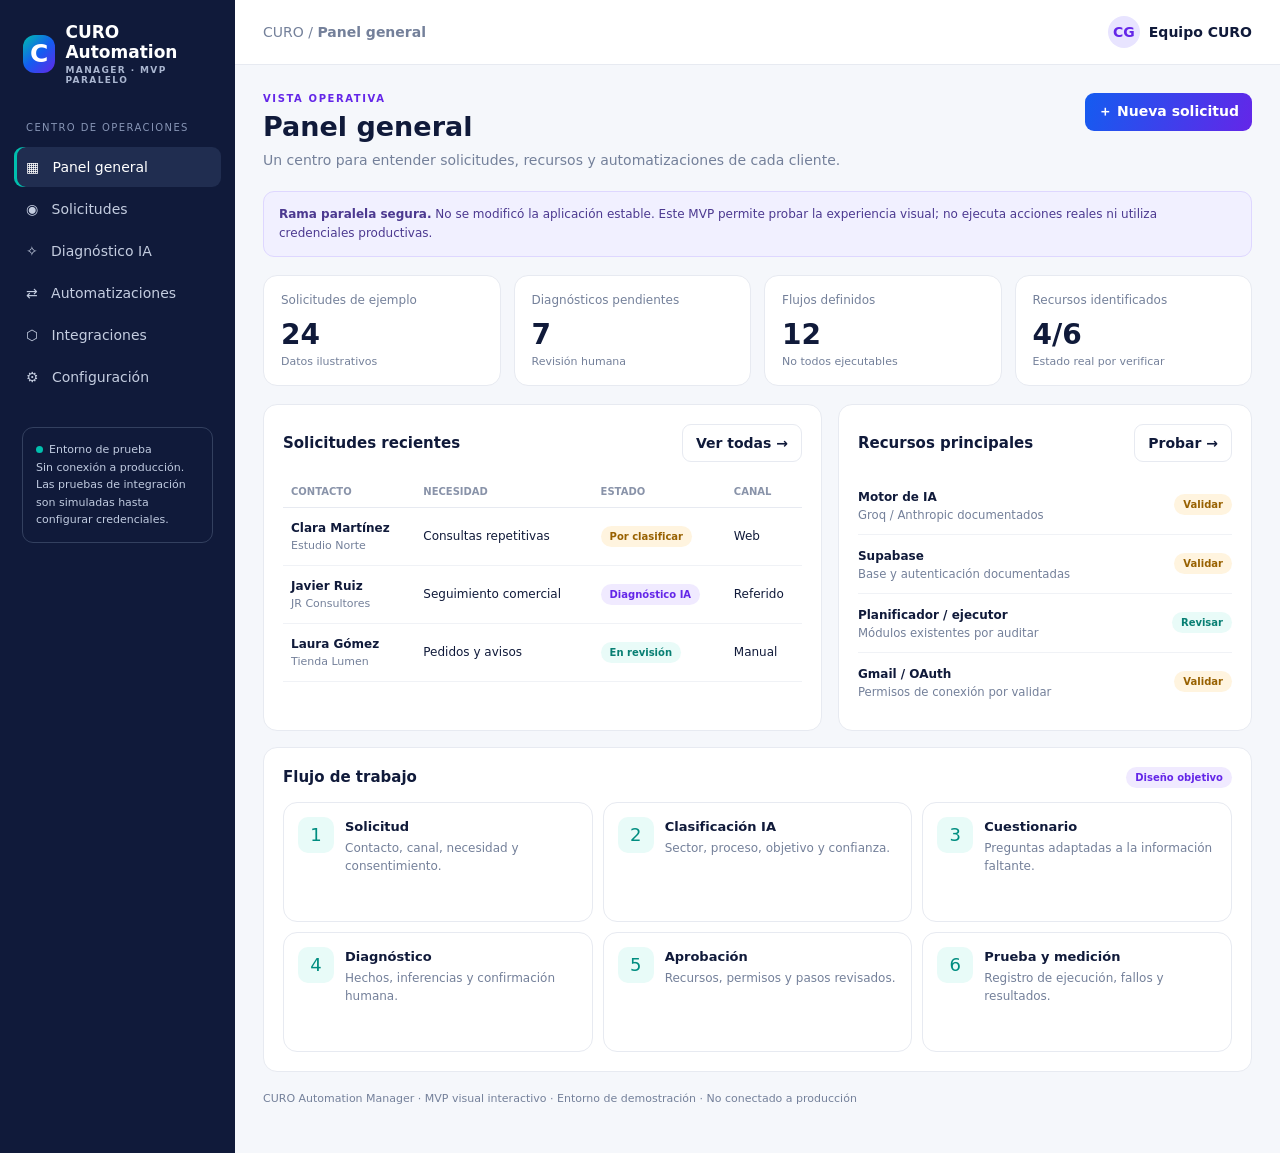
<file: manager/index.html>
<!doctype html><html lang="es"><head><meta charset="utf-8"><meta name="viewport" content="width=device-width,initial-scale=1"><title>CURO Automation Manager · MVP paralelo</title><style>
:root{--n:#101a3a;--t:#00bfae;--c:#08bfd0;--v:#6426e8;--b:#145cf0;--m:#74809a;--l:#e7eaf1;--bg:#f5f7fb}*{box-sizing:border-box}body{margin:0;background:var(--bg);color:var(--n);font:14px Inter,system-ui,-apple-system,sans-serif}button,input,select,textarea{font:inherit}button{cursor:pointer}.app{display:flex;min-height:100vh}.side{width:235px;flex-shrink:0;background:var(--n);color:white;padding:22px 14px}.brand{display:flex;align-items:center;gap:10px;font-weight:800;font-size:17px;padding:0 9px 25px}.logo{display:grid;place-items:center;width:38px;height:38px;border-radius:12px;background:linear-gradient(135deg,var(--t),var(--b),var(--v));font-size:25px}.brand small{display:block;color:#aab6d0;font-size:9px;letter-spacing:1.4px;margin-top:3px}.navlabel{font-size:10px;color:#8795b5;letter-spacing:1.4px;padding:12px}.nav button{display:block;text-align:left;width:100%;border:0;background:transparent;color:#c4cde0;padding:12px;border-radius:9px;margin:2px 0}.nav button.active,.nav button:hover{background:#202d50;color:white}.nav button.active{box-shadow:inset 3px 0 var(--t)}.sidefoot{margin:30px 8px;padding:13px;border:1px solid #33405f;border-radius:11px;color:#c0cbe0;font-size:11px;line-height:1.6}.dot{display:inline-block;width:7px;height:7px;background:var(--t);border-radius:50%;margin-right:6px}.main{flex:1;min-width:0}.top{height:65px;background:white;border-bottom:1px solid var(--l);display:flex;align-items:center;justify-content:space-between;padding:0 28px}.muted,.crumb{color:var(--m)}.user{display:flex;align-items:center;gap:9px;font-weight:700}.avatar{width:32px;height:32px;border-radius:50%;display:grid;place-items:center;background:#e8e4ff;color:var(--v)}.content{padding:28px;max-width:1450px;margin:auto}.heading{display:flex;justify-content:space-between;align-items:flex-start;gap:14px;margin-bottom:20px}.eyebrow{color:var(--v);font-size:10px;letter-spacing:1.6px;font-weight:800}.heading h1{font-size:27px;margin:7px 0}.heading p{color:var(--m);margin:0;line-height:1.6}.btn{border:1px solid var(--l);background:white;border-radius:9px;padding:10px 13px;color:var(--n);font-weight:750}.primary{background:linear-gradient(110deg,var(--b),var(--v));color:white;border:0}.stats{display:grid;grid-template-columns:repeat(4,minmax(0,1fr));gap:13px;margin:18px 0}.stat,.panel,.tile{background:white;border:1px solid var(--l);border-radius:14px}.stat{padding:17px}.stathead{color:var(--m);font-size:12px}.num{font-size:28px;font-weight:800;margin:11px 0 4px}.sub{font-size:11px;color:var(--m);margin-top:4px}.grid{display:grid;grid-template-columns:minmax(0,1.35fr) minmax(280px,1fr);gap:16px}.panel{padding:19px;margin-bottom:16px}.panelhead{display:flex;align-items:center;justify-content:space-between;gap:10px;margin-bottom:14px}.panel h3{margin:0;font-size:15px}.pill{display:inline-block;background:#e9fbf8;color:#087f73;border-radius:30px;padding:5px 9px;font-size:10px;font-weight:800}.warn{background:#fff4df;color:#986100}.purple{background:#f0eaff;color:#6426e8}.tablewrap{overflow:auto}table{width:100%;border-collapse:collapse;min-width:480px}th{text-align:left;font-size:10px;color:#8993a9;padding:10px 8px;border-bottom:1px solid var(--l)}td{padding:13px 8px;border-bottom:1px solid #f0f2f6;font-size:12px}.person{font-weight:750}.tile{padding:14px;display:flex;gap:11px;align-items:flex-start;margin:9px 0}.ico{width:36px;height:36px;display:grid;place-items:center;background:#e8fbf8;color:#008d80;border-radius:10px;flex-shrink:0;font-size:18px}.tile h4{margin:2px 0 5px;font-size:13px}.tile p{margin:0;color:var(--m);font-size:12px;line-height:1.5}.resource{display:flex;justify-content:space-between;align-items:center;gap:10px;padding:12px 0;border-bottom:1px solid #f0f2f6}.resource:last-child{border:0}.resource strong{font-size:12px}.resource small{display:block;color:var(--m);margin-top:4px}.section{display:none}.section.active{display:block}.notice{background:#f1f0ff;border:1px solid #ded7ff;border-radius:11px;padding:13px 15px;color:#4c3990;font-size:12px;line-height:1.55;margin-bottom:16px}.fields{display:flex;gap:8px;flex-wrap:wrap;margin:12px 0}.fields input,.fields select,.fields textarea{padding:10px;border:1px solid var(--l);border-radius:8px;min-width:150px;background:white}.fields textarea{width:100%;min-height:75px}.workflow{display:grid;grid-template-columns:repeat(3,minmax(0,1fr));gap:10px}.workflow .tile{margin:0;min-height:120px}.wide{grid-column:1/-1}.log{background:#101a3a;color:#d8e3f8;border-radius:10px;padding:13px;white-space:pre-wrap;line-height:1.6;font:12px ui-monospace,monospace;min-height:80px}.ok{color:#00d6bd}.bad{color:#ffc45c}.footer{font-size:11px;color:var(--m);padding:4px 0 20px}.hidden{display:none!important}@media(max-width:900px){.side{width:195px}.stats{grid-template-columns:repeat(2,1fr)}.grid{grid-template-columns:1fr}.workflow{grid-template-columns:repeat(2,1fr)}}@media(max-width:620px){.app{display:block}.side{width:100%;padding:12px}.brand{padding-bottom:10px}.nav{display:flex;overflow:auto}.navlabel,.sidefoot{display:none}.nav button{white-space:nowrap;width:auto}.top{padding:0 14px}.content{padding:16px}.heading{display:block}.heading .btn{margin-top:12px}.workflow{grid-template-columns:1fr}.stats{gap:7px}.stat{padding:12px}.num{font-size:23px}}
</style></head><body><div class="app"><aside class="side"><div class="brand"><div class="logo">C</div><div>CURO Automation<small>MANAGER · MVP PARALELO</small></div></div><div class="navlabel">CENTRO DE OPERACIONES</div><nav class="nav"><button class="active" data-page="home">▦ &nbsp; Panel general</button><button data-page="leads">◉ &nbsp; Solicitudes</button><button data-page="ai">✧ &nbsp; Diagnóstico IA</button><button data-page="flows">⇄ &nbsp; Automatizaciones</button><button data-page="connectors">⬡ &nbsp; Integraciones</button><button data-page="settings">⚙ &nbsp; Configuración</button></nav><div class="sidefoot"><span class="dot"></span>Entorno de prueba<br>Sin conexión a producción.<br>Las pruebas de integración son simuladas hasta configurar credenciales.</div></aside><main class="main"><header class="top"><div class="crumb">CURO / <b id="crumb">Panel general</b></div><div class="user"><div class="avatar">CG</div>Equipo CURO</div></header><div class="content">
<section class="section active" id="home"><div class="heading"><div><div class="eyebrow">VISTA OPERATIVA</div><h1>Panel general</h1><p>Un centro para entender solicitudes, recursos y automatizaciones de cada cliente.</p></div><button class="btn primary" onclick="go('leads')">＋ Nueva solicitud</button></div><div class="notice"><b>Rama paralela segura.</b> No se modificó la aplicación estable. Este MVP permite probar la experiencia visual; no ejecuta acciones reales ni utiliza credenciales productivas.</div><div class="stats"><div class="stat"><div class="stathead">Solicitudes de ejemplo</div><div class="num" id="leadCount">24</div><div class="sub">Datos ilustrativos</div></div><div class="stat"><div class="stathead">Diagnósticos pendientes</div><div class="num">7</div><div class="sub">Revisión humana</div></div><div class="stat"><div class="stathead">Flujos definidos</div><div class="num">12</div><div class="sub">No todos ejecutables</div></div><div class="stat"><div class="stathead">Recursos identificados</div><div class="num">4/6</div><div class="sub">Estado real por verificar</div></div></div><div class="grid"><div class="panel"><div class="panelhead"><h3>Solicitudes recientes</h3><button class="btn" onclick="go('leads')">Ver todas →</button></div><div class="tablewrap"><table><thead><tr><th>CONTACTO</th><th>NECESIDAD</th><th>ESTADO</th><th>CANAL</th></tr></thead><tbody id="recent"><tr><td><b>Clara Martínez</b><div class="sub">Estudio Norte</div></td><td>Consultas repetitivas</td><td><span class="pill warn">Por clasificar</span></td><td>Web</td></tr><tr><td><b>Javier Ruiz</b><div class="sub">JR Consultores</div></td><td>Seguimiento comercial</td><td><span class="pill purple">Diagnóstico IA</span></td><td>Referido</td></tr><tr><td><b>Laura Gómez</b><div class="sub">Tienda Lumen</div></td><td>Pedidos y avisos</td><td><span class="pill">En revisión</span></td><td>Manual</td></tr></tbody></table></div></div><div class="panel"><div class="panelhead"><h3>Recursos principales</h3><button class="btn" onclick="go('connectors')">Probar →</button></div><div class="resource"><div><strong>Motor de IA</strong><small>Groq / Anthropic documentados</small></div><span class="pill warn">Validar</span></div><div class="resource"><div><strong>Supabase</strong><small>Base y autenticación documentadas</small></div><span class="pill warn">Validar</span></div><div class="resource"><div><strong>Planificador / ejecutor</strong><small>Módulos existentes por auditar</small></div><span class="pill">Revisar</span></div><div class="resource"><div><strong>Gmail / OAuth</strong><small>Permisos de conexión por validar</small></div><span class="pill warn">Validar</span></div></div></div><div class="panel"><div class="panelhead"><h3>Flujo de trabajo</h3><span class="pill purple">Diseño objetivo</span></div><div class="workflow"><div class="tile"><div class="ico">1</div><div><h4>Solicitud</h4><p>Contacto, canal, necesidad y consentimiento.</p></div></div><div class="tile"><div class="ico">2</div><div><h4>Clasificación IA</h4><p>Sector, proceso, objetivo y confianza.</p></div></div><div class="tile"><div class="ico">3</div><div><h4>Cuestionario</h4><p>Preguntas adaptadas a la información faltante.</p></div></div><div class="tile"><div class="ico">4</div><div><h4>Diagnóstico</h4><p>Hechos, inferencias y confirmación humana.</p></div></div><div class="tile"><div class="ico">5</div><div><h4>Aprobación</h4><p>Recursos, permisos y pasos revisados.</p></div></div><div class="tile"><div class="ico">6</div><div><h4>Prueba y medición</h4><p>Registro de ejecución, fallos y resultados.</p></div></div></div></div></section>
<section class="section" id="leads"><div class="heading"><div><div class="eyebrow">CAPTURA Y CRM</div><h1>Solicitudes</h1><p>Crea un caso de prueba y úsalo para probar el flujo de clasificación.</p></div></div><div class="panel"><h3>Nueva solicitud de demostración</h3><div class="fields"><input id="name" placeholder="Nombre de contacto"><input id="org" placeholder="Empresa"><select id="channel"><option>Web</option><option>Email</option><option>Referido</option><option>Manual</option><option>Red social</option></select></div><div class="fields"><textarea id="need" placeholder="Describe la tarea que quiere automatizar…"></textarea></div><button class="btn primary" onclick="addLead()">Crear solicitud</button><span class="sub" id="leadMsg"></span></div><div class="panel"><div class="panelhead"><h3>Solicitudes de esta sesión</h3><span class="pill warn">No persistentes</span></div><div id="leadList" class="muted">Las solicitudes que crees aparecerán aquí durante esta sesión del navegador.</div></div></section>
<section class="section" id="ai"><div class="heading"><div><div class="eyebrow">CLASIFICACIÓN ASISTIDA</div><h1>Diagnóstico IA</h1><p>Prueba cómo se estructura una necesidad antes de conectar un proveedor real.</p></div></div><div class="panel"><h3>Analizar una solicitud de ejemplo</h3><p class="muted">Introduce una necesidad ficticia. Esta demostración usa reglas locales, no envía datos a ningún modelo de IA.</p><div class="fields"><textarea id="aiInput" placeholder="Ej.: Recibimos 80 consultas al día por correo y las copiamos manualmente al CRM."></textarea></div><button class="btn primary" onclick="classify()">Ejecutar clasificación de demostración</button><div id="aiResult" class="hidden"><div class="workflow" style="margin-top:16px"><div class="tile"><div><div class="sub">PROCESO</div><h4 id="aiProcess">—</h4></div></div><div class="tile"><div><div class="sub">OBJETIVO</div><h4 id="aiGoal">—</h4></div></div><div class="tile"><div><div class="sub">CONFIANZA</div><h4 id="aiConfidence">—</h4></div></div></div><div class="notice" id="aiQuestions"></div></div></div><div class="panel"><h3>Reglas de seguridad</h3><p class="muted">La clasificación real deberá distinguir los datos que declara el cliente, las inferencias del modelo y los campos confirmados por CURO. Si faltan datos o la confianza es baja, el sistema preguntará antes de generar el plan.</p></div></section>
<section class="section" id="flows"><div class="heading"><div><div class="eyebrow">DISEÑO Y EJECUCIÓN CONTROLADA</div><h1>Automatizaciones</h1><p>Prueba una ejecución simulada y observa los registros paso a paso.</p></div></div><div class="panel"><h3>Flujo de ejemplo: clasificar una solicitud</h3><p class="muted">No llama a servicios externos. Simula la validación, el plan y el registro de ejecución.</p><button class="btn primary" id="runBtn" onclick="runDemo()">▶ Ejecutar prueba simulada</button><div class="bar"><span id="progress" style="width:0%"></span></div><div class="log" id="runLog" style="margin-top:13px">Listo para iniciar. Esperando tu acción…</div></div><div class="workflow"><div class="tile"><div class="ico">◷</div><div><h4>Disparador</h4><p>Manual, programado o evento conectado.</p></div></div><div class="tile"><div class="ico">⇄</div><div><h4>Pasos permitidos</h4><p>Acciones declaradas y validadas.</p></div></div><div class="tile"><div class="ico">✓</div><div><h4>Aprobación</h4><p>Acciones externas requieren permiso.</p></div></div></div></section>
<section class="section" id="connectors"><div class="heading"><div><div class="eyebrow">CENTRO DE RECURSOS</div><h1>Integraciones</h1><p>Prueba las comprobaciones de disponibilidad y revisa qué falta para una conexión real.</p></div></div><div class="notice"><b>Importante:</b> para proteger la plataforma existente, estos botones solo comprueban el estado de la demo. No prueban credenciales reales ni modifican Supabase, Gmail ni el proveedor de IA.</div><div class="panel"><div class="resource"><div><strong>Motor de IA · Groq / Anthropic</strong><small>El repositorio documenta una capa de proveedor configurable.</small><div class="sub" id="status-ai">Aún no comprobado en esta sesión.</div></div><button class="btn" onclick="check('ai')">Probar demo</button></div><div class="resource"><div><strong>Supabase · base de datos y usuarios</strong><small>Requiere validar URL, clave de servidor, esquema y RLS.</small><div class="sub" id="status-db">Aún no comprobado en esta sesión.</div></div><button class="btn" onclick="check('db')">Comprobar requisitos</button></div><div class="resource"><div><strong>Planificador y ejecutor</strong><small>Reutilización pendiente de pruebas aisladas.</small><div class="sub" id="status-exec">Aún no comprobado en esta sesión.</div></div><button class="btn" onclick="check('exec')">Probar demo</button></div><div class="resource"><div><strong>Gmail / OAuth</strong><small>Necesita autorización válida del usuario y scopes adecuados.</small><div class="sub" id="status-gmail">Aún no comprobado en esta sesión.</div></div><button class="btn" onclick="check('gmail')">Ver requisitos</button></div><div class="resource"><div><strong>Registro de auditoría</strong><small>La demo genera eventos locales de ejemplo, no persiste datos.</small><div class="sub" id="status-audit">Aún no comprobado en esta sesión.</div></div><button class="btn" onclick="check('audit')">Probar demo</button></div></div><div class="panel"><h3>Resultado de comprobación</h3><div class="log" id="connectorLog">Selecciona “Probar demo” en una integración.</div></div></section>
<section class="section" id="settings"><div class="heading"><div><div class="eyebrow">CONFIGURACIÓN AISLADA</div><h1>Configuración</h1><p>Sin acceso a secretos ni cambios de producción desde esta demo.</p></div></div><div class="panel"><div class="resource"><strong>Rama de desarrollo</strong><span class="pill">feature/automation-manager-paralelo</span></div><div class="resource"><strong>CURO estable</strong><span class="pill">Sin modificar</span></div><div class="resource"><strong>Datos de demostración</strong><span class="pill">Solo sesión</span></div><div class="resource"><strong>Integraciones reales</strong><span class="pill warn">Pendientes de configuración y prueba</span></div></div></section>
<div class="footer">CURO Automation Manager · MVP visual interactivo · Entorno de demostración · No conectado a producción</div></div></main></div>
<script>
const names={home:'Panel general',leads:'Solicitudes',ai:'Diagnóstico IA',flows:'Automatizaciones',connectors:'Integraciones',settings:'Configuración'};
function go(id){document.querySelectorAll('.section').forEach(s=>s.classList.toggle('active',s.id===id));document.querySelectorAll('.nav button').forEach(b=>b.classList.toggle('active',b.dataset.page===id));document.getElementById('crumb').textContent=names[id];window.scrollTo(0,0)}
document.querySelectorAll('.nav button').forEach(b=>b.addEventListener('click',()=>go(b.dataset.page)));
function addLead(){let n=document.getElementById('name').value.trim()||'Contacto de prueba',o=document.getElementById('org').value.trim()||'Empresa de prueba',c=document.getElementById('channel').value,t=document.getElementById('need').value.trim();if(!t){document.getElementById('leadMsg').textContent=' Escribe la necesidad primero.';return}let d=document.createElement('div');d.className='tile';d.innerHTML='<div class="ico">◉</div><div><h4></h4><p></p><div class="sub"></div></div>';d.querySelector('h4').textContent=n+' · '+o;d.querySelector('p').textContent=t;d.querySelector('.sub').textContent='Canal '+c+' · Solo esta sesión';let list=document.getElementById('leadList');if(list.dataset.started!=='1'){list.textContent='';list.dataset.started='1'}list.prepend(d);document.getElementById('leadMsg').textContent=' Solicitud creada en memoria temporal; no guardada en la base real.';document.getElementById('leadCount').textContent=25;document.getElementById('need').value=''}
function classify(){let t=document.getElementById('aiInput').value.toLowerCase();if(!t.trim()){alert('Escribe una necesidad de ejemplo.');return}let p=/correo|email|consulta|mensaje/.test(t)?'Gestión de comunicaciones':/pedido|tienda|venta|stock/.test(t)?'Operaciones comerciales':/factura|administr|document/.test(t)?'Administración documental':/crm|cliente|prospect|seguimiento/.test(t)?'Gestión de clientes':'Proceso por identificar';let g=/manual|copi|repet|tiempo/.test(t)?'Reducir tareas manuales':'Mejorar eficiencia y trazabilidad';document.getElementById('aiProcess').textContent=p;document.getElementById('aiGoal').textContent=g;document.getElementById('aiConfidence').textContent='Orientativa · baja/media';document.getElementById('aiQuestions').textContent='Siguiente paso sugerido: confirmar volumen, herramientas utilizadas, excepciones y resultado esperado con el cliente. Esta es una clasificación basada en reglas locales, no una respuesta generada por IA.';document.getElementById('aiResult').classList.remove('hidden')}
function check(id){const data={ai:['Motor de IA','Demo preparada. Para probar Groq/Anthropic reales se necesita una función servidor configurada con la credencial; no se ha enviado ninguna petición.'],db:['Supabase','Requisitos identificados: URL de proyecto, credencial de servidor, esquema y políticas RLS. Esta demo no ha conectado a Supabase.'],exec:['Planificador y ejecutor','Prueba de interfaz correcta. El ejecutor real requiere ejecutar tests aislados y confirmar la lista de herramientas permitidas.'],gmail:['Gmail / OAuth','Falta comprobar credenciales OAuth, consentimiento, scopes y cuenta autorizada. No se accedió a Gmail.'],audit:['Auditoría','La interfaz puede mostrar eventos de prueba; la persistencia real requiere esquema, permisos y política de retención.']};document.getElementById('status-'+id).textContent='Comprobación de demo realizada · conexión real no verificada.';document.getElementById('connectorLog').textContent='['+new Date().toLocaleTimeString()+'] '+data[id][0]+'\n'+data[id][1]+'\nResultado: demo local; ningún dato externo fue transmitido.'}
function runDemo(){const b=document.getElementById('runBtn'),log=document.getElementById('runLog'),bar=document.getElementById('progress');b.disabled=true;let steps=['Validando entrada de ejemplo…','Preparando contexto y requisitos…','Simulando plan de automatización…','Registrando resultado local…','Prueba simulada finalizada.'];let i=0;log.textContent='Iniciando ejecución de demostración…';bar.style.width='0%';const tick=()=>{if(i>=steps.length){log.textContent+='\n\nOK: flujo de prueba completado.\nNota: no se llamó a la IA, Supabase, Gmail ni APIs externas.';bar.style.width='100%';b.disabled=false;return}log.textContent+='\n'+(i+1)+'. '+steps[i];bar.style.width=Math.round((i+1)/steps.length*100)+'%';i++;setTimeout(tick,350)};tick()}
</script></body></html>
</file>
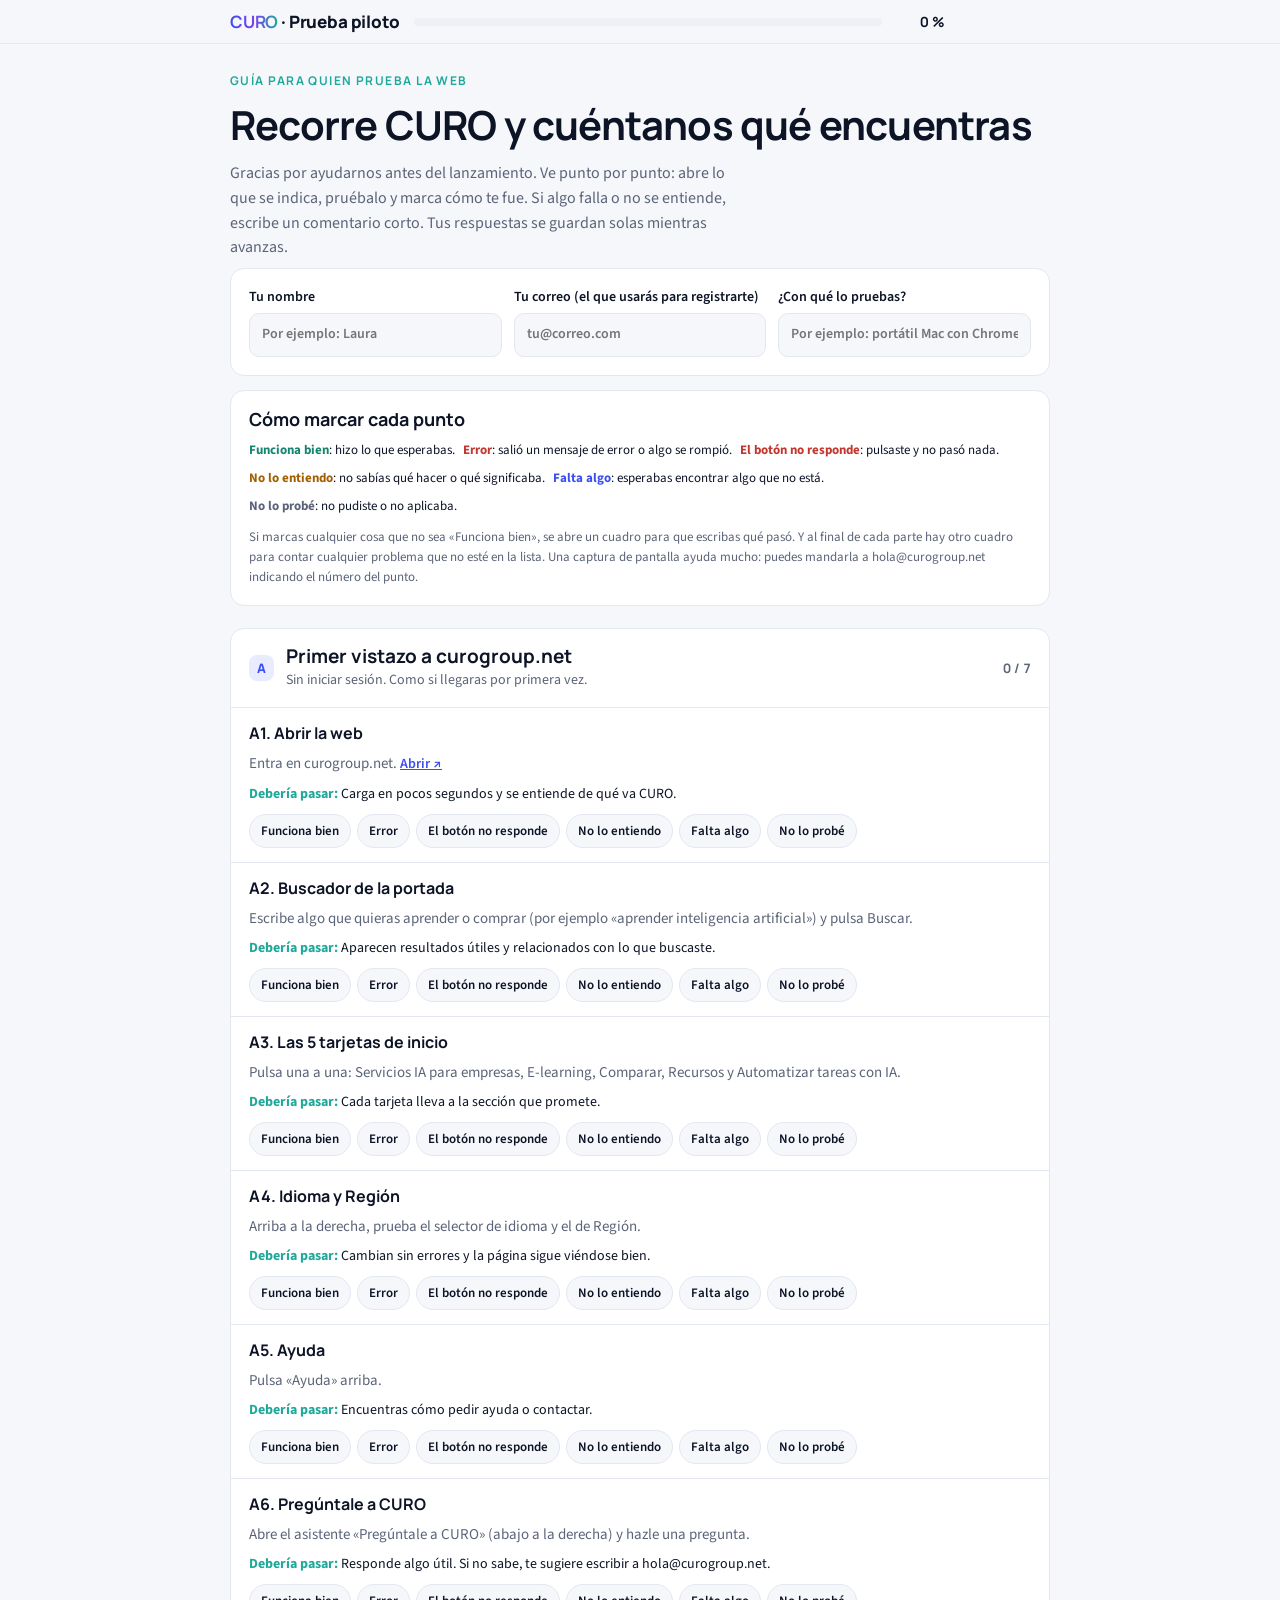
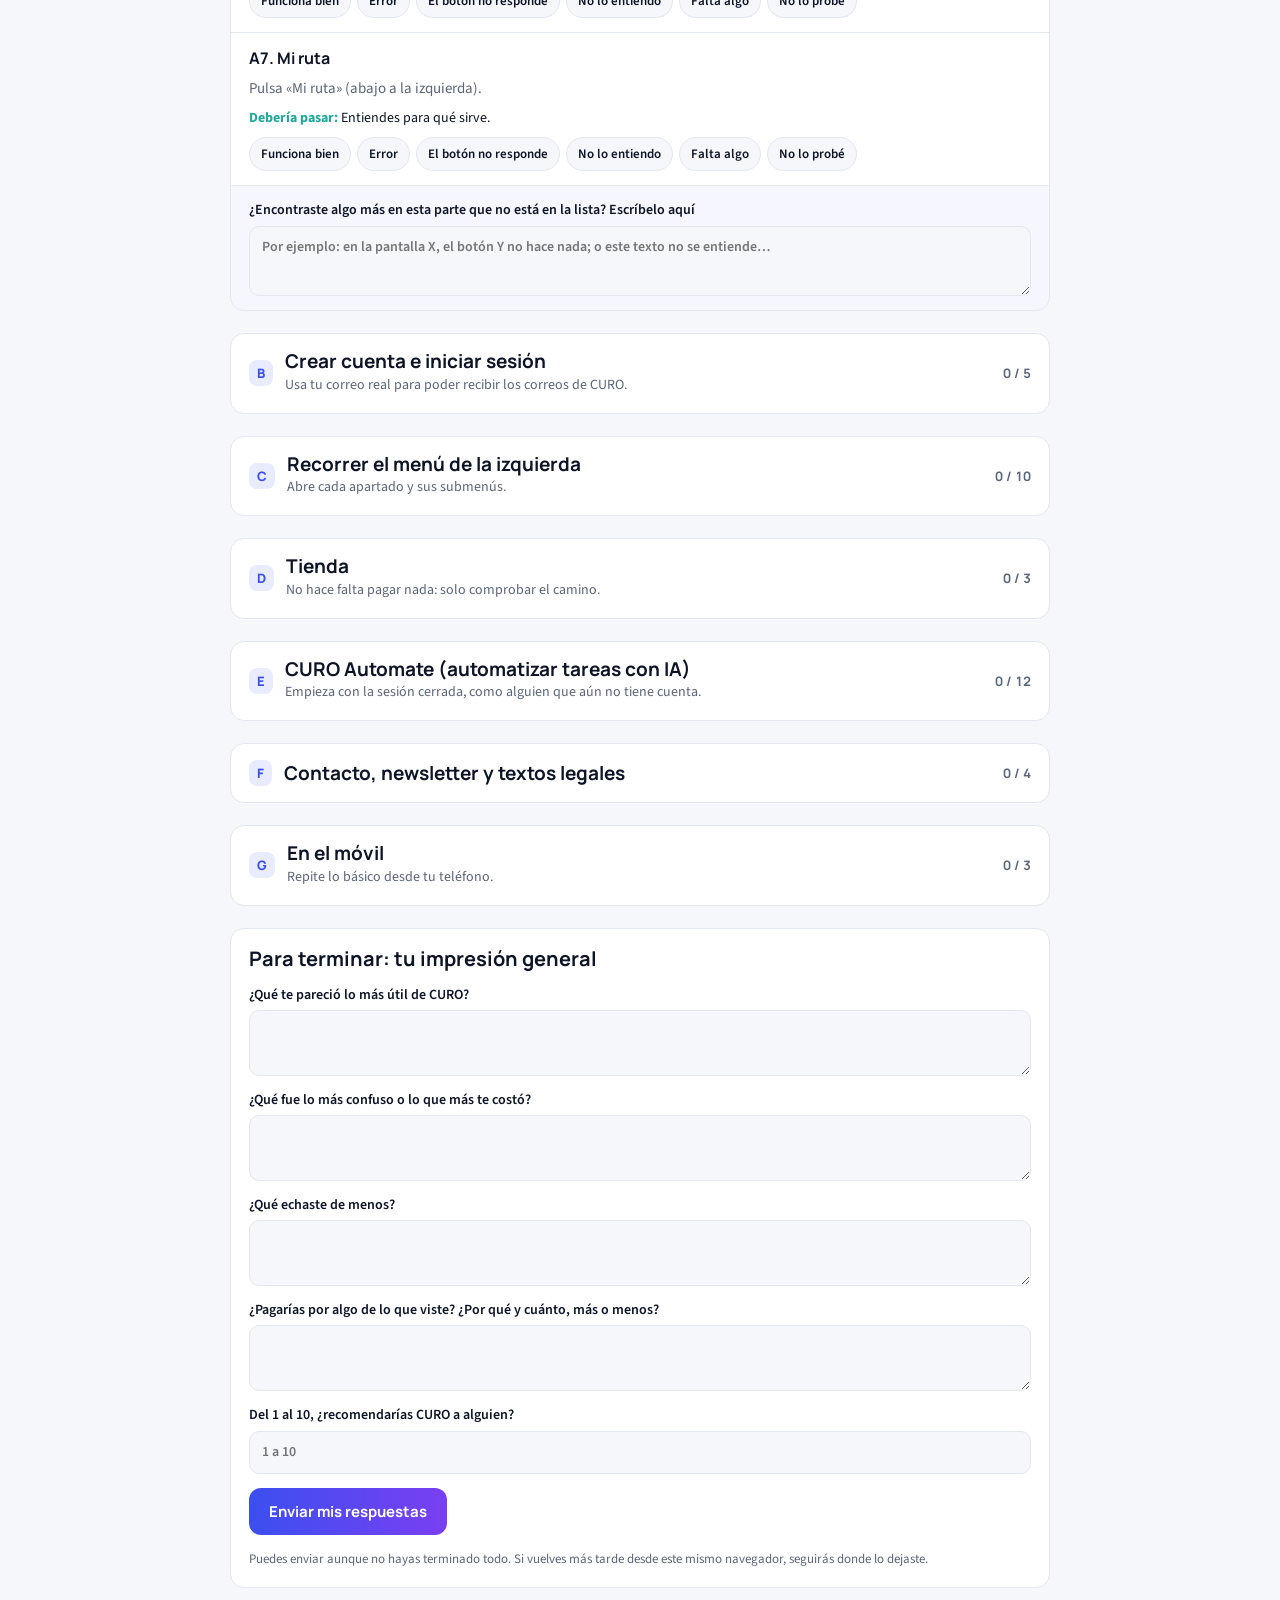
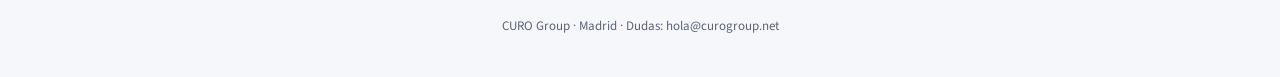
<file: piloto.html>
<!doctype html>
<html lang="es">
<head>
<meta charset="utf-8">
<meta name="viewport" content="width=device-width,initial-scale=1,viewport-fit=cover">
<meta name="robots" content="noindex">
<title>Prueba piloto CURO</title>
<link rel="icon" href="https://curogroup.net/favicon.ico">
<link rel="preconnect" href="https://fonts.googleapis.com">
<link rel="stylesheet" href="https://fonts.googleapis.com/css2?family=Manrope:wght@500;700;800&family=Source+Sans+3:wght@400;600&display=swap">
<style>
/* Guía de recorrido: cabecera fija con progreso; secciones de la web como bloques; cada punto con 6 respuestas posibles. */
:root{
  --bg:#f5f7fb; --surface:#ffffff; --ink:#0d1426; --muted:#5b6478; --line:#e3e7f0;
  --brand:#3b4ff0; --teal:#1fa99a; --violet:#7a3ff2;
  --ok:#14866d; --ok-bg:#e3f5ef; --bad:#c2372f; --bad-bg:#fdeceb; --warn:#a45f00; --warn-bg:#fdf1de; --info:#3b4ff0; --info-bg:#e9ecff; --neutral-bg:#eef0f5;
  --display:'Manrope',system-ui,-apple-system,'Segoe UI',sans-serif; --body:'Source Sans 3',system-ui,-apple-system,'Segoe UI',sans-serif;
  color-scheme:light;
}
@media (prefers-color-scheme:dark){:root:not([data-theme="light"]){
  --bg:#0b1020; --surface:#141a2e; --ink:#eef1fa; --muted:#9aa3ba; --line:#262e47;
  --brand:#7d8bff; --teal:#3cc9b9; --violet:#a98bff;
  --ok:#4fd1ae; --ok-bg:#12302a; --bad:#ff8a80; --bad-bg:#3a1c1c; --warn:#ffc266; --warn-bg:#3a2c12; --info:#9aa6ff; --info-bg:#1d2350; --neutral-bg:#1c2338; color-scheme:dark}}
:root[data-theme="dark"]{
  --bg:#0b1020; --surface:#141a2e; --ink:#eef1fa; --muted:#9aa3ba; --line:#262e47;
  --brand:#7d8bff; --teal:#3cc9b9; --violet:#a98bff;
  --ok:#4fd1ae; --ok-bg:#12302a; --bad:#ff8a80; --bad-bg:#3a1c1c; --warn:#ffc266; --warn-bg:#3a2c12; --info:#9aa6ff; --info-bg:#1d2350; --neutral-bg:#1c2338; color-scheme:dark}
*{box-sizing:border-box}
html,body{margin:0}
body{background:var(--bg);color:var(--ink);font:16px/1.55 var(--body);padding-inline:16px;padding-bottom:calc(40px + env(safe-area-inset-bottom,0px))}
h1,h2,h3{font-family:var(--display);line-height:1.2;text-wrap:balance;margin:0}
a{color:var(--brand)}
.wrap{max-width:820px;margin:0 auto}
.top{position:sticky;top:env(safe-area-inset-top,0px);z-index:5;background:color-mix(in srgb,var(--bg) 92%,transparent);backdrop-filter:blur(8px);margin-inline:-16px;padding:10px 16px;border-bottom:1px solid var(--line)}
.topin{max-width:820px;margin:0 auto;display:flex;align-items:center;gap:14px;flex-wrap:wrap}
.logo{font:800 17px var(--display);letter-spacing:-.01em}
.logo b{background:linear-gradient(90deg,var(--brand),var(--violet),var(--teal));-webkit-background-clip:text;background-clip:text;color:transparent}
.bar{flex:1;min-width:140px;height:8px;background:var(--neutral-bg);border-radius:99px;overflow:hidden}
.bar i{display:block;height:100%;width:0;background:linear-gradient(90deg,var(--brand),var(--teal));transition:width .3s}
.pct{font:700 14px var(--display);font-variant-numeric:tabular-nums;min-width:3.5em;text-align:right}
.saved{font-size:13px;color:var(--muted);min-width:7em}
header.intro{padding-block:28px 8px;display:grid;gap:12px}
.eyebrow{font:700 12px var(--display);letter-spacing:.12em;text-transform:uppercase;color:var(--teal)}
header.intro h1{font-size:clamp(28px,5vw,40px);letter-spacing:-.02em}
.lead{color:var(--muted);max-width:62ch;margin:0}
.card{background:var(--surface);border:1px solid var(--line);border-radius:14px;padding:18px}
.who{display:grid;gap:12px;grid-template-columns:repeat(auto-fit,minmax(220px,1fr))}
label.f{display:grid;gap:4px;font-weight:600;font-size:14px}
input,textarea,select{font:inherit;color:var(--ink);background:var(--bg);border:1px solid var(--line);border-radius:10px;padding:10px 12px;width:100%}
input:focus,textarea:focus,button:focus-visible,summary:focus-visible{outline:3px solid color-mix(in srgb,var(--brand) 45%,transparent);outline-offset:2px}
.legend{display:flex;flex-wrap:wrap;gap:8px;margin:0;padding:0;list-style:none}
.legend li{font-size:13px}
.how{display:grid;gap:10px}
.how ol{margin:0;padding-left:20px;display:grid;gap:4px}
section.sec{margin-top:22px}
details.sec-d{background:var(--surface);border:1px solid var(--line);border-radius:14px;overflow:hidden}
details.sec-d>summary{list-style:none;cursor:pointer;display:flex;gap:12px;align-items:center;padding:16px 18px}
details.sec-d>summary::-webkit-details-marker{display:none}
.sec-n{font:800 13px var(--display);color:var(--brand);background:var(--info-bg);border-radius:8px;padding:4px 8px;font-variant-numeric:tabular-nums}
.sec-t{flex:1;min-width:0}
.sec-t h2{font-size:19px}
.sec-t p{margin:2px 0 0;color:var(--muted);font-size:14px}
.sec-c{font:700 13px var(--display);color:var(--muted);font-variant-numeric:tabular-nums;white-space:nowrap}
.sec-c.done{color:var(--ok)}
.items{border-top:1px solid var(--line)}
.it{padding:14px 18px;border-bottom:1px solid var(--line);display:grid;gap:8px}
.it:last-child{border-bottom:0}
.it h3{font:700 16px var(--display)}
.it .do{margin:0;color:var(--muted);font-size:15px}
.it .exp{margin:0;font-size:14px}
.it .exp b{color:var(--teal)}
.it .go{font-size:14px;font-weight:600}
.st{display:flex;flex-wrap:wrap;gap:6px}
.st button{font:600 13px var(--body);border:1px solid var(--line);background:var(--bg);color:var(--ink);border-radius:99px;padding:6px 11px;cursor:pointer;min-height:34px}
.st button[aria-pressed="true"][data-s="ok"]{background:var(--ok-bg);border-color:var(--ok);color:var(--ok)}
.st button[aria-pressed="true"][data-s="error"]{background:var(--bad-bg);border-color:var(--bad);color:var(--bad)}
.st button[aria-pressed="true"][data-s="noresponde"]{background:var(--bad-bg);border-color:var(--bad);color:var(--bad)}
.st button[aria-pressed="true"][data-s="noentiendo"]{background:var(--warn-bg);border-color:var(--warn);color:var(--warn)}
.st button[aria-pressed="true"][data-s="falta"]{background:var(--info-bg);border-color:var(--info);color:var(--info)}
.st button[aria-pressed="true"][data-s="noprobe"]{background:var(--neutral-bg);border-color:var(--muted);color:var(--muted)}
.note{display:none}
.it.needs .note,.it.hasnote .note{display:block}
.note textarea{min-height:64px;resize:vertical;font-size:15px}
.tip{font-size:13px;color:var(--muted);margin:0}
.it.extra{background:color-mix(in srgb,var(--info-bg) 45%,transparent)}
.it.extra textarea{min-height:70px}
.final{display:grid;gap:14px}
.send{display:flex;gap:12px;align-items:center;flex-wrap:wrap}
.btn{font:700 15px var(--display);border:0;border-radius:12px;padding:13px 20px;cursor:pointer;color:#fff;background:linear-gradient(90deg,var(--brand),var(--violet))}
.btn[disabled]{opacity:.6;cursor:default}
.msg{font-size:14px;color:var(--muted)}
.msg.ok{color:var(--ok)} .msg.bad{color:var(--bad)}
footer{color:var(--muted);font-size:13px;margin-top:28px;text-align:center}
@media (max-width:520px){.it{padding:14px}.st button{flex:1 1 calc(50% - 6px)}}
@media (prefers-reduced-motion:reduce){*{transition:none!important}}
</style>
</head>
<body>
<div class="top"><div class="topin">
  <span class="logo"><b>CURO</b> · Prueba piloto</span>
  <div class="bar" aria-hidden="true"><i id="barFill"></i></div>
  <span class="pct" id="pct">0 %</span>
  <span class="saved" id="saved" aria-live="polite"></span>
</div></div>

<main class="wrap">
<header class="intro">
  <span class="eyebrow">Guía para quien prueba la web</span>
  <h1>Recorre CURO y cuéntanos qué encuentras</h1>
  <p class="lead">Gracias por ayudarnos antes del lanzamiento. Ve punto por punto: abre lo que se indica, pruébalo y marca cómo te fue. Si algo falla o no se entiende, escribe un comentario corto. Tus respuestas se guardan solas mientras avanzas.</p>
</header>

<div class="card who" id="who">
  <label class="f" for="tName">Tu nombre<input id="tName" autocomplete="name" placeholder="Por ejemplo: Laura"></label>
  <label class="f" for="tEmail">Tu correo (el que usarás para registrarte)<input id="tEmail" type="email" autocomplete="email" placeholder="tu@correo.com"></label>
  <label class="f" for="tDevice">¿Con qué lo pruebas?<input id="tDevice" placeholder="Por ejemplo: portátil Mac con Chrome, móvil Android"></label>
</div>

<div class="card how" style="margin-top:14px">
  <h2 style="font-size:18px">Cómo marcar cada punto</h2>
  <ul class="legend">
    <li><b style="color:var(--ok)">Funciona bien</b>: hizo lo que esperabas.</li>
    <li><b style="color:var(--bad)">Error</b>: salió un mensaje de error o algo se rompió.</li>
    <li><b style="color:var(--bad)">El botón no responde</b>: pulsaste y no pasó nada.</li>
    <li><b style="color:var(--warn)">No lo entiendo</b>: no sabías qué hacer o qué significaba.</li>
    <li><b style="color:var(--info)">Falta algo</b>: esperabas encontrar algo que no está.</li>
    <li><b style="color:var(--muted)">No lo probé</b>: no pudiste o no aplicaba.</li>
  </ul>
  <p class="tip">Si marcas cualquier cosa que no sea «Funciona bien», se abre un cuadro para que escribas qué pasó. Y al final de cada parte hay otro cuadro para contar cualquier problema que no esté en la lista. Una captura de pantalla ayuda mucho: puedes mandarla a hola@curogroup.net indicando el número del punto.</p>
</div>

<div id="sections"></div>

<section class="sec">
  <div class="card final">
    <h2 style="font-size:20px">Para terminar: tu impresión general</h2>
    <label class="f" for="g_util">¿Qué te pareció lo más útil de CURO?<textarea id="g_util" data-g="util"></textarea></label>
    <label class="f" for="g_confuso">¿Qué fue lo más confuso o lo que más te costó?<textarea id="g_confuso" data-g="confuso"></textarea></label>
    <label class="f" for="g_falta">¿Qué echaste de menos?<textarea id="g_falta" data-g="falta"></textarea></label>
    <label class="f" for="g_pagaria">¿Pagarías por algo de lo que viste? ¿Por qué y cuánto, más o menos?<textarea id="g_pagaria" data-g="pagaria"></textarea></label>
    <label class="f" for="g_nota">Del 1 al 10, ¿recomendarías CURO a alguien?<input id="g_nota" data-g="nota" inputmode="numeric" maxlength="2" placeholder="1 a 10"></label>
    <div class="send">
      <button class="btn" id="sendBtn" type="button">Enviar mis respuestas</button>
      <span class="msg" id="sendMsg" aria-live="polite"></span>
    </div>
    <p class="tip">Puedes enviar aunque no hayas terminado todo. Si vuelves más tarde desde este mismo navegador, seguirás donde lo dejaste.</p>
  </div>
</section>

<footer>CURO Group · Madrid · Dudas: hola@curogroup.net</footer>
</main>

<script>
const S = [
  { id:'a', t:'Primer vistazo a curogroup.net', d:'Sin iniciar sesión. Como si llegaras por primera vez.', items:[
    ['a1','Abrir la web','Entra en curogroup.net.','Carga en pocos segundos y se entiende de qué va CURO.','https://curogroup.net'],
    ['a2','Buscador de la portada','Escribe algo que quieras aprender o comprar (por ejemplo «aprender inteligencia artificial») y pulsa Buscar.','Aparecen resultados útiles y relacionados con lo que buscaste.'],
    ['a3','Las 5 tarjetas de inicio','Pulsa una a una: Servicios IA para empresas, E-learning, Comparar, Recursos y Automatizar tareas con IA.','Cada tarjeta lleva a la sección que promete.'],
    ['a4','Idioma y Región','Arriba a la derecha, prueba el selector de idioma y el de Región.','Cambian sin errores y la página sigue viéndose bien.'],
    ['a5','Ayuda','Pulsa «Ayuda» arriba.','Encuentras cómo pedir ayuda o contactar.'],
    ['a6','Pregúntale a CURO','Abre el asistente «Pregúntale a CURO» (abajo a la derecha) y hazle una pregunta.','Responde algo útil. Si no sabe, te sugiere escribir a hola@curogroup.net.'],
    ['a7','Mi ruta','Pulsa «Mi ruta» (abajo a la izquierda).','Entiendes para qué sirve.']
  ]},
  { id:'b', t:'Crear cuenta e iniciar sesión', d:'Usa tu correo real para poder recibir los correos de CURO.', items:[
    ['b1','Crear cuenta','Pulsa «Crear cuenta», rellena tus datos y regístrate.','Te registras sin problemas y queda claro qué pasa después.'],
    ['b2','Correo de bienvenida','Revisa tu correo (mira también Spam y Promociones).','Recibes un correo de CURO desde hola@curogroup.net con el logo.'],
    ['b3','Cerrar sesión','Busca dónde cerrar sesión y ciérrala.','Lo encuentras fácil y se cierra.'],
    ['b4','Iniciar sesión','Pulsa «Iniciar sesión» y entra con tu correo y contraseña.','Entras y ves que estás dentro de tu cuenta.'],
    ['b5','He olvidado mi contraseña','Prueba «¿Olvidaste tu contraseña?» (si quieres, sin cambiarla).','Llega el correo para cambiarla y el proceso se entiende.']
  ]},
  { id:'c', t:'Recorrer el menú de la izquierda', d:'Abre cada apartado y sus submenús.', items:[
    ['c1','Inicio','Pulsa «Inicio».','Vuelves a la portada.'],
    ['c2','Comparar','Abre «Comparar» y prueba a comparar dos opciones.','Entiendes cómo funciona y el resultado ayuda a decidir.'],
    ['c3','Recursos','Abre «Recursos» y entra en Creadores, Blogs/Webs, Redes sociales y Más recursos.','Cada apartado tiene contenido y se entiende qué es.'],
    ['c4','Productos CURO','En «Productos», abre «Ver Productos CURO».','Ves los productos con su precio y su descripción.'],
    ['c5','CURO IA','Abre CURO IA: 50 IA Herramientas, Crear con IA, CURO IA PACKS y CURO PATH.','Cada uno abre y se entiende para qué sirve.'],
    ['c6','Productos recomendados','Abre «Productos recomendados».','Ves recomendaciones con sentido.'],
    ['c7','Servicios','Abre «Servicios» y luego «Soluciones IA».','Entiendes qué ofrece CURO a empresas y cómo contactar.'],
    ['c8','Blog','Abre el «BLOG» y lee un artículo.','Los artículos abren y se leen bien.'],
    ['c9','Elearning','Abre «Elearning» y «Cursos».','Ves los cursos o un aviso claro de que llegan pronto.'],
    ['c10','Descargas','Abre «Descargas» y descarga algún material.','La descarga funciona.']
  ]},
  { id:'d', t:'Tienda', d:'No hace falta pagar nada: solo comprobar el camino.', items:[
    ['d1','Tienda CURO','En la portada, pulsa «Ver tienda CURO».','Ves los productos con precio.'],
    ['d2','Ver un producto','Pulsa «Ver producto» en alguno.','Se abre la ficha con la información necesaria para decidir.'],
    ['d3','Botón de compra','Pulsa el botón de comprar y para antes de pagar.','Llegas a una pantalla de pago clara y segura. No completes el pago.']
  ]},
  { id:'e', t:'CURO Automate (automatizar tareas con IA)', d:'Empieza con la sesión cerrada, como alguien que aún no tiene cuenta.', items:[
    ['e1','Entrar sin cuenta','Con la sesión cerrada, pulsa «⚡ Automatizar con IA» en el menú.','Se abre CURO Automate sin pedirte cuenta.'],
    ['e2','Probar una automatización','Escribe con tus palabras algo que harías cada semana (por ejemplo «cada lunes, mándame las noticias de educación») y pulsa «Crear mi automatización».','Ves una vista previa clara: cuándo se ejecuta, qué hará y un ejemplo del resultado.'],
    ['e3','Activarla','Pulsa «Activar mi automatización» e inicia sesión (o crea tu cuenta).','Vuelves a Automate y tu automatización aparece lista para «Guardar y activar».'],
    ['e4','Conectar Gmail','Si te lo pide, pulsa «Conectar Gmail» y acepta los permisos.','Vuelves con el mensaje «Gmail conectado». (Si Google muestra un aviso de app en pruebas, es normal en esta fase: marca «No lo entiendo» si te confundió.)'],
    ['e5','Guardar y activar','Pulsa «Guardar y activar».','Aparece «Automatización activada» y dice cuándo se ejecutará.'],
    ['e6','Probar ahora','Pulsa «Probar ahora» y espera.','En uno o dos minutos ves el resultado y te llega el correo.'],
    ['e7','Mis automatizaciones','Abre «Automatizaciones» en el menú de Automate. Prueba a pausarla y reactivarla.','La ves en la lista y los botones funcionan.'],
    ['e8','Historial y Aprobaciones','Abre «Historial» y «Aprobaciones».','Entiendes qué muestra cada pantalla.'],
    ['e9','Conocimiento','Abre «Conocimiento» y añade una nota sobre ti o tu trabajo.','Entiendes para qué sirve y la nota se guarda.'],
    ['e10','Una segunda automatización','Crea otra automatización distinta.','Se crea sin problemas (tienes 2 gratis).'],
    ['e11','La tercera','Intenta crear una tercera.','Aparece un aviso claro de que a partir de aquí es de pago.'],
    ['e12','Volver a CURO','Pulsa «Volver a CURO Group».','Vuelves a la web principal.']
  ]},
  { id:'f', t:'Contacto, newsletter y textos legales', d:'', items:[
    ['f1','Escribir a CURO','Envía un correo a hola@curogroup.net con una pregunta cualquiera.','Recibes una respuesta amable de CURO (puede tardar porque la revisamos antes de enviarla).'],
    ['f2','Newsletter','Suscríbete a la newsletter desde la web.','Te confirma la suscripción.'],
    ['f3','Textos legales','Abajo del todo, abre Aviso legal, Privacidad, Términos y Cookies.','Todos abren y se leen.'],
    ['f4','Redes sociales','Prueba los enlaces a Instagram, TikTok, YouTube y LinkedIn.','Llevan a las cuentas de CURO.']
  ]},
  { id:'g', t:'En el móvil', d:'Repite lo básico desde tu teléfono.', items:[
    ['g1','Portada en el móvil','Abre curogroup.net en el móvil.','Se ve bien, sin textos cortados ni cosas fuera de la pantalla.'],
    ['g2','Menú en el móvil','Abre el menú y navega por varias secciones.','El menú se abre, se cierra y es fácil de usar con el dedo.'],
    ['g3','Automate en el móvil','Abre CURO Automate en el móvil y mira tus automatizaciones.','Se ve bien y los botones se pulsan con facilidad.']
  ]}
];
const STATUS = [['ok','Funciona bien'],['error','Error'],['noresponde','El botón no responde'],['noentiendo','No lo entiendo'],['falta','Falta algo'],['noprobe','No lo probé']];
const TOTAL = S.reduce((n,s)=>n+s.items.length,0);
const KEY='curo_piloto_v1';
let st = load();
function load(){ try { const v = JSON.parse(localStorage.getItem(KEY)||'null'); if (v && v.id) return v; } catch {} return { id:newId(), tester:{}, device:'', answers:{}, general:{}, open:{a:true} }; }
function newId(){ try { return crypto.randomUUID(); } catch { return Date.now().toString(36)+Math.random().toString(36).slice(2)+Math.random().toString(36).slice(2); } }
function persist(){ try { localStorage.setItem(KEY, JSON.stringify(st)); } catch {} }
const esc = v => String(v??'').replace(/[&<>"]/g,c=>({'&':'&amp;','<':'&lt;','>':'&gt;','"':'&quot;'}[c]));

function render(){
  const box = document.getElementById('sections');
  box.innerHTML = S.map((s,si)=>`
  <section class="sec"><details class="sec-d" data-sec="${s.id}" ${st.open[s.id]?'open':''}>
    <summary><span class="sec-n">${String.fromCharCode(65+si)}</span><span class="sec-t"><h2>${esc(s.t)}</h2>${s.d?`<p>${esc(s.d)}</p>`:''}</span><span class="sec-c" id="c_${s.id}"></span></summary>
    <div class="items">${s.items.map(([id,t,doo,exp,link],ii)=>`
      <div class="it" id="it_${id}" data-id="${id}">
        <h3>${String.fromCharCode(65+si)}${ii+1}. ${esc(t)}</h3>
        <p class="do">${esc(doo)}${link?` <a class="go" href="${link}" target="_blank" rel="noopener">Abrir ↗</a>`:''}</p>
        <p class="exp"><b>Debería pasar:</b> ${esc(exp)}</p>
        <div class="st" role="group" aria-label="Resultado de ${esc(t)}">${STATUS.map(([k,l])=>`<button type="button" data-s="${k}" aria-pressed="false">${l}</button>`).join('')}</div>
        <div class="note"><label class="f" for="n_${id}">Cuéntanos qué pasó<textarea id="n_${id}" placeholder="Qué hiciste, qué esperabas y qué ocurrió"></textarea></label></div>
      </div>`).join('')}
      <div class="it extra"><label class="f" for="x_${s.id}">¿Encontraste algo más en esta parte que no está en la lista? Escríbelo aquí<textarea id="x_${s.id}" data-g="sec_${s.id}" placeholder="Por ejemplo: en la pantalla X, el botón Y no hace nada; o este texto no se entiende…"></textarea></label></div>
    </div></details></section>`).join('');
  document.querySelectorAll('[data-g]').forEach(el=>el.value=st.general[el.dataset.g]||'');
  for (const [id,a] of Object.entries(st.answers)) paintItem(id,a);
  updateProgress();
}
function paintItem(id,a){
  const el = document.getElementById('it_'+id); if (!el) return;
  el.querySelectorAll('.st button').forEach(b=>b.setAttribute('aria-pressed', String(b.dataset.s===a.status)));
  el.classList.toggle('needs', !!a.status && a.status!=='ok');
  el.classList.toggle('hasnote', !!a.note);
  const ta = el.querySelector('textarea'); if (ta && document.activeElement!==ta) ta.value = a.note||'';
}
function updateProgress(){
  let done=0;
  for (const s of S){ const n = s.items.filter(([id])=>st.answers[id]?.status).length; done+=n;
    const c=document.getElementById('c_'+s.id); if(c){ c.textContent=`${n} / ${s.items.length}`; c.classList.toggle('done', n===s.items.length); } }
  const p = Math.round(done*100/TOTAL);
  document.getElementById('barFill').style.width = p+'%';
  document.getElementById('pct').textContent = p+' %';
  return p;
}

// Guardado automático en el servidor (con pausa para no enviar en cada tecla)
let tmr=null, sending=false;
function scheduleSave(){ persist(); clearTimeout(tmr); tmr=setTimeout(()=>save(false), 2500); }
async function save(finished){
  if (sending) return; sending=true;
  const saved=document.getElementById('saved'); saved.textContent='Guardando…';
  try {
    const r = await fetch('/api/feedback',{method:'POST',headers:{'content-type':'application/json'},body:JSON.stringify({ id:st.id, tester:st.tester, device:st.device, answers:st.answers, general:st.general, progress:updateProgress(), finished:!!finished })});
    if(!r.ok){ const j=await r.json().catch(()=>({})); throw new Error(j.error||'Error '+r.status); }
    saved.textContent='Guardado ✓'; return true;
  } catch(e){ saved.textContent='Sin guardar en línea'; if(finished) throw e; return false; }
  finally { sending=false; }
}

document.addEventListener('click', e=>{
  const b = e.target.closest('.st button'); if(!b) return;
  const id = b.closest('.it').dataset.id;
  const a = st.answers[id] || {};
  a.status = a.status===b.dataset.s ? '' : b.dataset.s;
  st.answers[id]=a; paintItem(id,a); updateProgress(); scheduleSave();
  if (a.status && a.status!=='ok') setTimeout(()=>document.getElementById('n_'+id)?.focus(),50);
});
document.addEventListener('input', e=>{
  const t=e.target;
  if (t.id && t.id.startsWith('n_')){ const id=t.id.slice(2); const a=st.answers[id]||{}; a.note=t.value; st.answers[id]=a; t.closest('.it').classList.toggle('hasnote',!!t.value); scheduleSave(); }
  else if (t.dataset.g){ st.general[t.dataset.g]=t.value; scheduleSave(); }
  else if (t.id==='tName'){ st.tester.name=t.value; scheduleSave(); }
  else if (t.id==='tEmail'){ st.tester.email=t.value; scheduleSave(); }
  else if (t.id==='tDevice'){ st.device=t.value; scheduleSave(); }
});
document.addEventListener('toggle', e=>{ const d=e.target; if(d.matches && d.matches('details.sec-d')){ st.open[d.dataset.sec]=d.open; persist(); } }, true);
document.getElementById('sendBtn').addEventListener('click', async ()=>{
  const btn=document.getElementById('sendBtn'), msg=document.getElementById('sendMsg');
  if(!st.tester.name){ msg.className='msg bad'; msg.textContent='Escribe tu nombre arriba para que sepamos de quién son las respuestas.'; document.getElementById('tName').focus(); return; }
  btn.disabled=true; msg.className='msg'; msg.textContent='Enviando…';
  clearTimeout(tmr);
  try { await save(true); msg.className='msg ok'; msg.textContent='¡Recibido! Muchas gracias por tu ayuda.'; }
  catch(e){ msg.className='msg bad'; msg.textContent='No se pudo enviar ('+e.message+'). Inténtalo de nuevo en un momento.'; }
  finally { btn.disabled=false; }
});

document.getElementById('tName').value = st.tester.name||'';
document.getElementById('tEmail').value = st.tester.email||'';
document.getElementById('tDevice').value = st.device||'';
document.querySelectorAll('[data-g]').forEach(el=>el.value=st.general[el.dataset.g]||'');
render();
</script>
</body>
</html>
</file>
